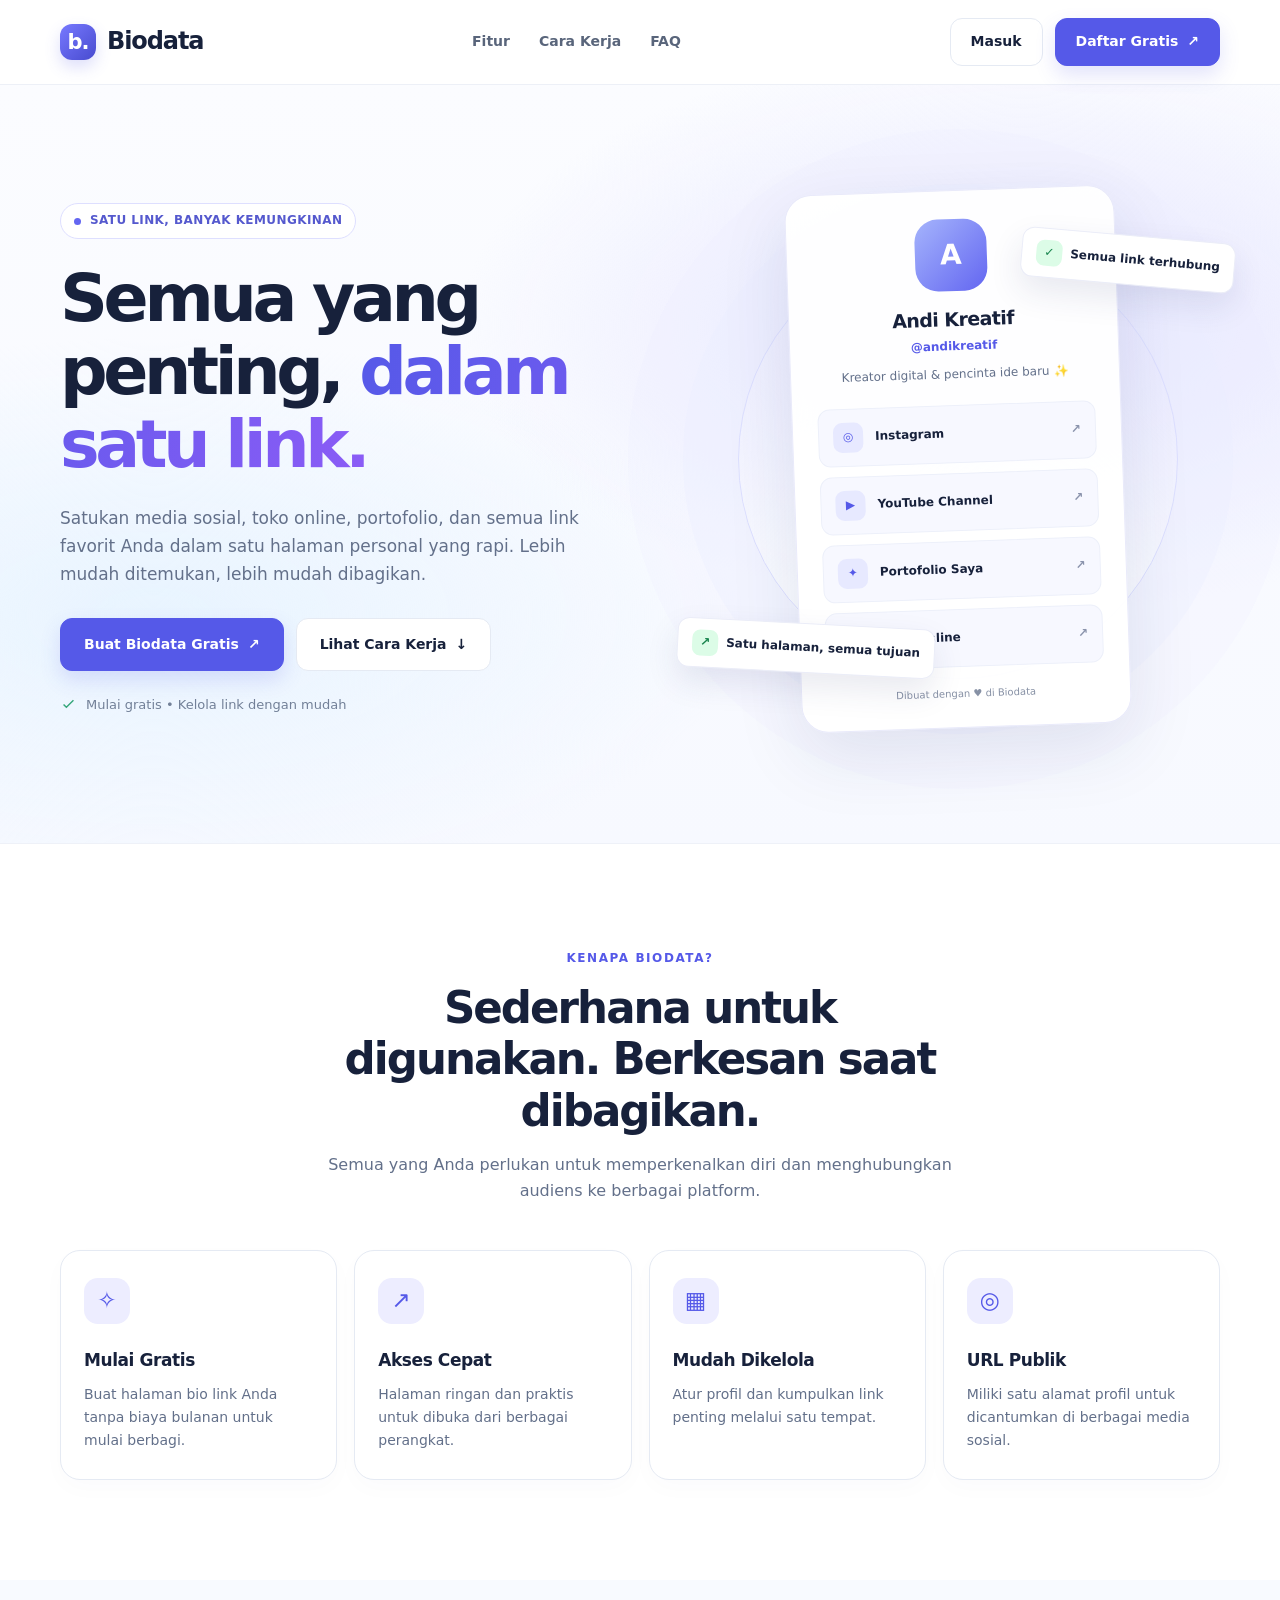
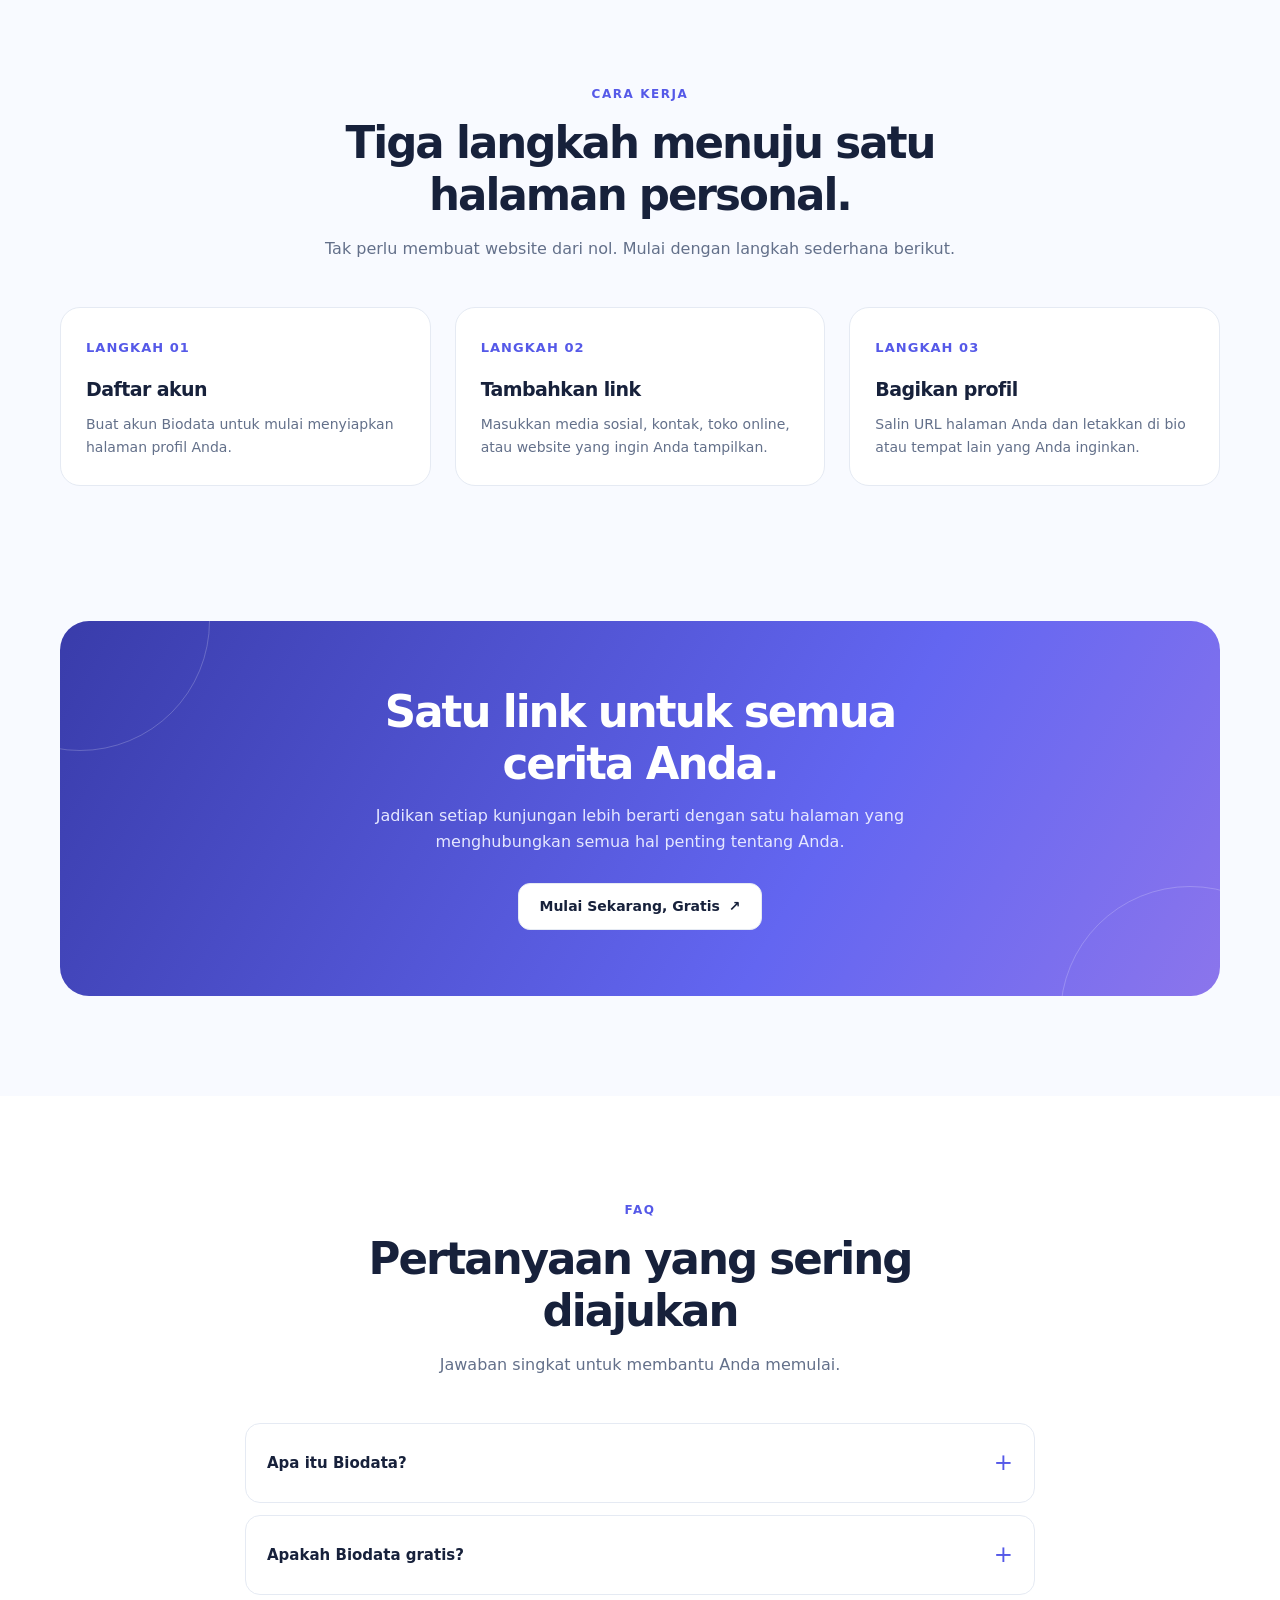
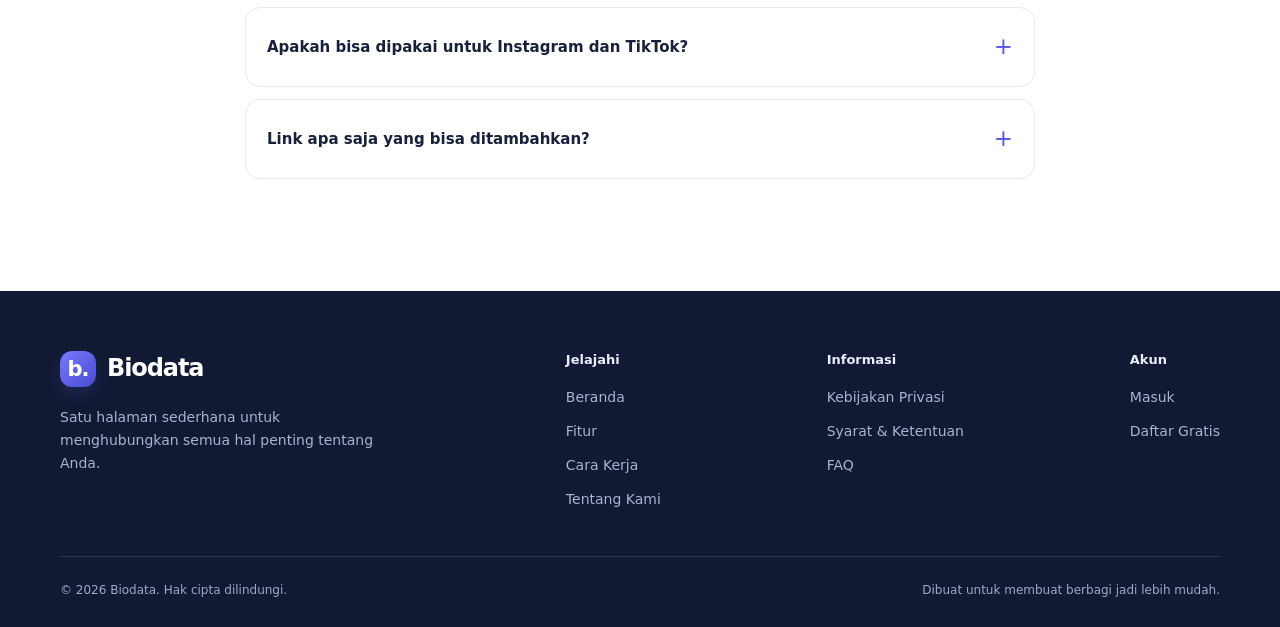
<file: index.html>
<!DOCTYPE html>
<html lang="id">
<head>
  <meta charset="UTF-8">
  <meta name="viewport" content="width=device-width, initial-scale=1">
  <meta name="theme-color" content="#f8fafc">
  <title>Biodata — Semua Link Anda dalam Satu Halaman</title>
  <meta name="description" content="Buat halaman bio link gratis untuk WhatsApp, Instagram, TikTok, YouTube, website, marketplace, dan media sosial lainnya dalam satu link.">
  <meta name="robots" content="index,follow">
  <link rel="canonical" href="https://biodata.top/">
  <link rel="icon" href="/assets/favicon.svg" type="image/svg+xml">
  <meta property="og:type" content="website">
  <meta property="og:title" content="Biodata — Semua Link Anda dalam Satu Halaman">
  <meta property="og:description" content="Bagikan semua link penting Anda melalui satu halaman bio link modern.">
  <meta property="og:url" content="https://biodata.top/">
  <meta property="og:image" content="https://biodata.top/assets/og-default.png">
  <meta name="twitter:card" content="summary_large_image">
  <meta name="twitter:title" content="Biodata — Semua Link Anda dalam Satu Halaman">
  <meta name="twitter:description" content="Bagikan semua link penting Anda melalui satu halaman bio link modern.">
  <meta name="twitter:image" content="https://biodata.top/assets/og-default.png">
  <script type="application/ld+json">{"@context":"https://schema.org","@type":"WebSite","name":"Biodata","url":"https://biodata.top/","description":"Semua link Anda dalam satu halaman."}</script>
  <style>
    :root{color-scheme:light;--ink:#17213b;--muted:#63708a;--line:#e5eaf3;--blue:#5559e8;--blue-dark:#4145c7;--surface:#fff;--bg:#f8faff;--shadow:0 24px 70px rgba(33,48,100,.10)}
    *,*::before,*::after{box-sizing:border-box}html{scroll-behavior:smooth}body{margin:0;font-family:Inter,ui-sans-serif,system-ui,-apple-system,BlinkMacSystemFont,"Segoe UI",sans-serif;color:var(--ink);background:var(--surface);line-height:1.65}a{color:inherit}button{font:inherit}.container{width:min(1160px,calc(100% - 40px));margin-inline:auto}.skip-link{position:absolute;top:-100px;left:16px;background:var(--ink);color:white;padding:10px 16px;z-index:20}.skip-link:focus{top:10px}:focus-visible{outline:3px solid #818cf8;outline-offset:4px}
    .site-header{position:relative;z-index:5;background:rgba(255,255,255,.94);border-bottom:1px solid #edf0f7}.nav-wrap{min-height:84px;display:flex;align-items:center;justify-content:space-between;gap:25px}.brand{display:inline-flex;align-items:center;gap:11px;text-decoration:none;font-size:24px;font-weight:850;letter-spacing:-1.1px}.brand-mark{display:grid;place-items:center;width:36px;height:36px;border-radius:12px;color:#fff;background:linear-gradient(135deg,#7779ff,#484bcf);box-shadow:0 7px 16px #5559e833;font-size:21px;font-weight:800}.nav-links,.nav-actions{display:flex;align-items:center;gap:29px}.nav-links a{text-decoration:none;color:#59657b;font-size:14px;font-weight:600}.nav-links a:hover,.footer-links a:hover{color:var(--blue)}.nav-actions{gap:12px}.btn{display:inline-flex;align-items:center;justify-content:center;gap:9px;min-height:46px;padding:11px 20px;border-radius:12px;border:1px solid var(--line);background:white;text-decoration:none;font-size:14px;font-weight:750;transition:transform .2s,background .2s,box-shadow .2s}.btn:hover{transform:translateY(-2px)}.btn-primary{background:var(--blue);color:#fff;border-color:var(--blue);box-shadow:0 9px 20px #5559e82b}.btn-primary:hover{background:var(--blue-dark)}.btn-light{background:#fff;color:var(--ink)}
    .hero-shell{overflow:hidden;background:radial-gradient(ellipse at 80% 32%,#e5e5ff 0,transparent 39%),radial-gradient(ellipse at 12% 70%,#e8f4ff 0,transparent 37%),linear-gradient(180deg,#fbfcff,#f7f9ff);border-bottom:1px solid #eef1f8}.hero{display:grid;grid-template-columns:1.04fr .96fr;align-items:center;gap:70px;padding:105px 0 115px}.eyebrow{display:inline-flex;align-items:center;gap:9px;padding:7px 13px;border:1px solid #dedfff;border-radius:999px;background:#fff;color:#5559ce;font-size:12px;font-weight:800;letter-spacing:.035em}.eyebrow .dot{width:7px;height:7px;background:#6366f1;border-radius:50%}.hero h1{font-size:clamp(42px,5.2vw,70px);line-height:1.095;letter-spacing:-.065em;margin:23px 0}.gradient-text{background:linear-gradient(100deg,#5559e8,#8b5cf6);-webkit-background-clip:text;background-clip:text;color:transparent}.hero-copy>p{max-width:540px;color:var(--muted);font-size:17px;margin:0 0 30px}.hero-actions{display:flex;flex-wrap:wrap;gap:12px}.hero-actions .btn{min-height:53px;padding-inline:23px}.hero-note{display:flex;align-items:center;gap:9px;margin-top:23px;color:#728098;font-size:13px}.hero-note svg{color:#35a67a}.preview-area{position:relative;display:grid;place-items:center;min-height:490px}.preview-area::before{content:"";position:absolute;width:440px;height:440px;max-width:100%;border:1px solid #dcdfff;border-radius:50%;box-shadow:0 0 0 55px #e9eaff50,0 0 0 110px #e9eaff30}.profile-preview{position:relative;width:min(330px,100%);padding:28px 25px 25px;border:1px solid #e9eafa;border-radius:27px;background:rgba(255,255,255,.97);box-shadow:var(--shadow);text-align:center;transform:rotate(-2deg)}.avatar{display:grid;place-items:center;width:72px;height:72px;margin:0 auto 13px;border-radius:23px;background:linear-gradient(135deg,#a5b4fc,#6366f1);color:#fff;font-size:28px;font-weight:850}.profile-preview h2{font-size:19px;letter-spacing:-.03em;margin:0}.handle{color:var(--blue);font-size:12px;font-weight:700;margin:2px 0 8px}.bio{color:var(--muted);font-size:12px;margin:0 0 20px}.mock-link{display:flex;align-items:center;gap:12px;width:100%;margin-top:10px;padding:13px 14px;background:#f7f8ff;border:1px solid #edf0fa;border-radius:12px;text-align:left;font-size:12px;font-weight:750}.mock-icon{display:grid;place-items:center;width:30px;height:30px;flex-shrink:0;border-radius:9px;background:#e7e9ff;color:var(--blue);font-weight:900}.mock-arrow{margin-left:auto;color:#8a93ac}.preview-foot{margin-top:19px;font-size:10px;color:#8791a5}.floating-pill{position:absolute;z-index:2;display:flex;align-items:center;gap:8px;padding:11px 14px;background:#fff;border:1px solid #ebedf8;border-radius:12px;box-shadow:0 14px 32px #2b35701a;font-size:12px;font-weight:800}.pill-top{top:45px;right:-15px;transform:rotate(5deg)}.pill-bottom{bottom:55px;left:-20px;transform:rotate(3deg)}.pill-symbol{display:grid;place-items:center;width:26px;height:26px;border-radius:8px;background:#dcfce7;color:#16834c}
    .section{padding:100px 0}.section-soft{background:var(--bg)}.section-heading{text-align:center;max-width:660px;margin:0 auto 45px}.kicker{color:var(--blue);font-size:12px;letter-spacing:.13em;font-weight:850;text-transform:uppercase}.section-heading h2,.cta-panel h2{font-size:clamp(30px,3.4vw,44px);line-height:1.18;letter-spacing:-.045em;margin:12px 0 15px}.section-heading p{color:var(--muted);margin:0}.features{display:grid;grid-template-columns:repeat(4,minmax(0,1fr));gap:17px}.feature-card{padding:27px 23px;border:1px solid var(--line);border-radius:20px;background:white;box-shadow:0 8px 24px #1b285005}.feature-icon{display:grid;place-items:center;width:46px;height:46px;border-radius:14px;background:#ededff;color:var(--blue);font-size:23px;margin-bottom:22px}.feature-card h3{font-size:17px;letter-spacing:-.025em;margin:0 0 9px}.feature-card p{color:var(--muted);font-size:14px;margin:0}.steps{display:grid;grid-template-columns:repeat(3,minmax(0,1fr));gap:24px}.step{position:relative;padding:26px 25px;background:#fff;border:1px solid var(--line);border-radius:20px}.step-num{font-size:13px;color:var(--blue);font-weight:850;letter-spacing:.08em}.step h3{font-size:19px;margin:13px 0 8px;letter-spacing:-.03em}.step p{font-size:14px;color:var(--muted);margin:0}.cta-section{padding:35px 0 100px}.cta-panel{position:relative;overflow:hidden;text-align:center;padding:66px 25px;border-radius:29px;background:linear-gradient(120deg,#393caa,#6366f1 65%,#8b75ec);color:#fff}.cta-panel::before,.cta-panel::after{content:"";position:absolute;width:260px;height:260px;border:1px solid #ffffff35;border-radius:50%;pointer-events:none}.cta-panel::before{left:-110px;top:-130px}.cta-panel::after{right:-100px;bottom:-150px}.cta-panel h2{margin:0 auto 13px;max-width:650px}.cta-panel p{color:#e5e7ff;max-width:560px;margin:0 auto 27px}.faq-wrap{max-width:790px;margin:auto}.faq-wrap details{background:#fff;border:1px solid var(--line);border-radius:15px;margin-bottom:12px;padding:0 21px}.faq-wrap summary{list-style:none;display:flex;justify-content:space-between;align-items:center;gap:20px;cursor:pointer;padding:20px 0;font-weight:750;font-size:15px}.faq-wrap summary::-webkit-details-marker{display:none}.faq-wrap summary::after{content:"+";font-size:23px;font-weight:400;color:var(--blue)}.faq-wrap details[open] summary::after{content:"−"}.faq-wrap details p{margin:0;padding:0 0 20px;color:var(--muted);font-size:14px}.site-footer{background:#111a32;color:#e8edff;padding:58px 0 26px}.footer-top{display:flex;justify-content:space-between;gap:35px;padding-bottom:45px}.footer-brand{max-width:340px}.footer-brand .brand{color:white}.footer-brand p{color:#a9b4d0;font-size:14px;margin:17px 0 0}.footer-menu h3{font-size:13px;margin:0 0 15px}.footer-links{display:flex;flex-direction:column;gap:11px}.footer-links a{color:#a9b4d0;text-decoration:none;font-size:14px}.footer-bottom{border-top:1px solid #ffffff20;padding-top:24px;color:#9daac8;font-size:12px;display:flex;justify-content:space-between;gap:15px}
    @media(max-width:1050px){.hero{gap:35px}.features{grid-template-columns:repeat(2,1fr)}.pill-top{right:0}.pill-bottom{left:0}}@media(max-width:760px){.container{width:min(100% - 32px,1160px)}.nav-wrap{min-height:73px}.nav-links{display:none}.nav-actions{gap:8px}.nav-actions .btn{padding:9px 12px;min-height:41px;font-size:12px}.brand{font-size:21px}.brand-mark{width:32px;height:32px}.hero{grid-template-columns:1fr;text-align:center;gap:45px;padding:70px 0 75px}.hero-copy>p{margin-inline:auto}.hero-actions,.hero-note{justify-content:center}.preview-area{min-height:420px}.preview-area::before{width:330px;height:330px;box-shadow:0 0 0 35px #e9eaff50}.profile-preview{width:min(310px,85%)}.pill-top{top:15px}.pill-bottom{bottom:20px}.section{padding:75px 0}.steps{grid-template-columns:1fr;gap:13px}.footer-top{flex-wrap:wrap}.footer-brand{width:100%;max-width:none}.footer-bottom{flex-direction:column}.cta-section{padding:15px 0 75px}}@media(max-width:480px){.features{grid-template-columns:1fr}.hero h1{font-size:43px}.hero-actions .btn{width:100%}.nav-actions .btn:first-child{border:0;padding-inline:5px}.floating-pill{font-size:10px;padding:8px}.preview-area{min-height:400px}.cta-panel{padding:52px 20px}}@media(prefers-reduced-motion:reduce){html{scroll-behavior:auto}*,*::before,*::after{transition:none!important;animation:none!important}}
  </style>
</head>
<body>
  <a class="skip-link" href="#main">Lewati ke konten</a>
  <header class="site-header"><div class="container nav-wrap">
    <a href="/" class="brand" aria-label="Biodata, beranda"><span class="brand-mark" aria-hidden="true">b.</span>Biodata</a>
    <nav class="nav-links" aria-label="Navigasi utama"><a href="#fitur">Fitur</a><a href="#cara-kerja">Cara Kerja</a><a href="#faq">FAQ</a></nav>
    <div class="nav-actions"><a href="/login.html" class="btn">Masuk</a><a href="/register.html" class="btn btn-primary">Daftar Gratis <span aria-hidden="true">↗</span></a></div>
  </div></header>
  <main id="main">
    <div class="hero-shell"><section class="container hero" aria-labelledby="hero-title">
      <div class="hero-copy"><span class="eyebrow"><span class="dot"></span>SATU LINK, BANYAK KEMUNGKINAN</span><h1 id="hero-title">Semua yang penting, <span class="gradient-text">dalam satu link.</span></h1><p>Satukan media sosial, toko online, portofolio, dan semua link favorit Anda dalam satu halaman personal yang rapi. Lebih mudah ditemukan, lebih mudah dibagikan.</p><div class="hero-actions"><a href="/register.html" class="btn btn-primary">Buat Biodata Gratis <span aria-hidden="true">↗</span></a><a href="#cara-kerja" class="btn">Lihat Cara Kerja <span aria-hidden="true">↓</span></a></div><div class="hero-note"><svg width="17" height="17" viewBox="0 0 24 24" fill="none" stroke="currentColor" stroke-width="2" aria-hidden="true"><path d="m5 12 4 4L19 6"/></svg>Mulai gratis • Kelola link dengan mudah</div></div>
      <div class="preview-area" aria-label="Ilustrasi contoh halaman profil Biodata"><div class="floating-pill pill-top"><span class="pill-symbol">✓</span> Semua link terhubung</div><div class="profile-preview"><div class="avatar" aria-hidden="true">A</div><h2>Andi Kreatif</h2><div class="handle">@andikreatif</div><p class="bio">Kreator digital & pencinta ide baru ✨</p><div class="mock-link"><span class="mock-icon">◎</span> Instagram <span class="mock-arrow">↗</span></div><div class="mock-link"><span class="mock-icon">▶</span> YouTube Channel <span class="mock-arrow">↗</span></div><div class="mock-link"><span class="mock-icon">✦</span> Portofolio Saya <span class="mock-arrow">↗</span></div><div class="mock-link"><span class="mock-icon">▣</span> Toko Online <span class="mock-arrow">↗</span></div><div class="preview-foot">Dibuat dengan ♥ di Biodata</div></div><div class="floating-pill pill-bottom"><span class="pill-symbol">↗</span> Satu halaman, semua tujuan</div></div>
    </section></div>
    <section id="fitur" class="section" aria-labelledby="fitur-title"><div class="container"><div class="section-heading"><span class="kicker">KENAPA BIODATA?</span><h2 id="fitur-title">Sederhana untuk digunakan. Berkesan saat dibagikan.</h2><p>Semua yang Anda perlukan untuk memperkenalkan diri dan menghubungkan audiens ke berbagai platform.</p></div><div class="features"><article class="feature-card"><div class="feature-icon" aria-hidden="true">✧</div><h3>Mulai Gratis</h3><p>Buat halaman bio link Anda tanpa biaya bulanan untuk mulai berbagi.</p></article><article class="feature-card"><div class="feature-icon" aria-hidden="true">↗</div><h3>Akses Cepat</h3><p>Halaman ringan dan praktis untuk dibuka dari berbagai perangkat.</p></article><article class="feature-card"><div class="feature-icon" aria-hidden="true">▦</div><h3>Mudah Dikelola</h3><p>Atur profil dan kumpulkan link penting melalui satu tempat.</p></article><article class="feature-card"><div class="feature-icon" aria-hidden="true">◎</div><h3>URL Publik</h3><p>Miliki satu alamat profil untuk dicantumkan di berbagai media sosial.</p></article></div></div></section>
    <section id="cara-kerja" class="section section-soft" aria-labelledby="steps-title"><div class="container"><div class="section-heading"><span class="kicker">CARA KERJA</span><h2 id="steps-title">Tiga langkah menuju satu halaman personal.</h2><p>Tak perlu membuat website dari nol. Mulai dengan langkah sederhana berikut.</p></div><div class="steps"><article class="step"><span class="step-num">LANGKAH 01</span><h3>Daftar akun</h3><p>Buat akun Biodata untuk mulai menyiapkan halaman profil Anda.</p></article><article class="step"><span class="step-num">LANGKAH 02</span><h3>Tambahkan link</h3><p>Masukkan media sosial, kontak, toko online, atau website yang ingin Anda tampilkan.</p></article><article class="step"><span class="step-num">LANGKAH 03</span><h3>Bagikan profil</h3><p>Salin URL halaman Anda dan letakkan di bio atau tempat lain yang Anda inginkan.</p></article></div></div></section>
    <section class="cta-section section-soft" aria-labelledby="cta-title"><div class="container"><div class="cta-panel"><h2 id="cta-title">Satu link untuk semua cerita Anda.</h2><p>Jadikan setiap kunjungan lebih berarti dengan satu halaman yang menghubungkan semua hal penting tentang Anda.</p><a class="btn btn-light" href="/register.html">Mulai Sekarang, Gratis <span aria-hidden="true">↗</span></a></div></div></section>
    <section id="faq" class="section" aria-labelledby="faq-title"><div class="container"><div class="section-heading"><span class="kicker">FAQ</span><h2 id="faq-title">Pertanyaan yang sering diajukan</h2><p>Jawaban singkat untuk membantu Anda memulai.</p></div><div class="faq-wrap"><details><summary>Apa itu Biodata?</summary><p>Biodata adalah layanan bio link yang menggabungkan berbagai tautan penting Anda ke dalam satu halaman publik yang mudah dibagikan.</p></details><details><summary>Apakah Biodata gratis?</summary><p>Ya. Anda dapat mulai membuat dan mengelola halaman bio link secara gratis.</p></details><details><summary>Apakah bisa dipakai untuk Instagram dan TikTok?</summary><p>Bisa. Salin URL halaman Biodata Anda lalu tempatkan pada bagian bio di platform yang mendukung tautan.</p></details><details><summary>Link apa saja yang bisa ditambahkan?</summary><p>Anda dapat menambahkan tautan ke media sosial, website, portofolio, toko online, dan berbagai halaman publik lainnya.</p></details></div></div></section>
  </main>
  <footer class="site-footer"><div class="container"><div class="footer-top"><div class="footer-brand"><a href="/" class="brand"><span class="brand-mark" aria-hidden="true">b.</span>Biodata</a><p>Satu halaman sederhana untuk menghubungkan semua hal penting tentang Anda.</p></div><nav class="footer-menu" aria-label="Navigasi footer"><h3>Jelajahi</h3><div class="footer-links"><a href="/">Beranda</a><a href="#fitur">Fitur</a><a href="#cara-kerja">Cara Kerja</a><a href="/about.html">Tentang Kami</a></div></nav><nav class="footer-menu" aria-label="Informasi dan kebijakan"><h3>Informasi</h3><div class="footer-links"><a href="/privacy.html">Kebijakan Privasi</a><a href="/terms.html">Syarat &amp; Ketentuan</a><a href="#faq">FAQ</a></div></nav><nav class="footer-menu" aria-label="Akun"><h3>Akun</h3><div class="footer-links"><a href="/login.html">Masuk</a><a href="/register.html">Daftar Gratis</a></div></nav></div><div class="footer-bottom"><span>© 2026 Biodata. Hak cipta dilindungi.</span><span>Dibuat untuk membuat berbagi jadi lebih mudah.</span></div></div></footer>
</body>
</html>
</file>
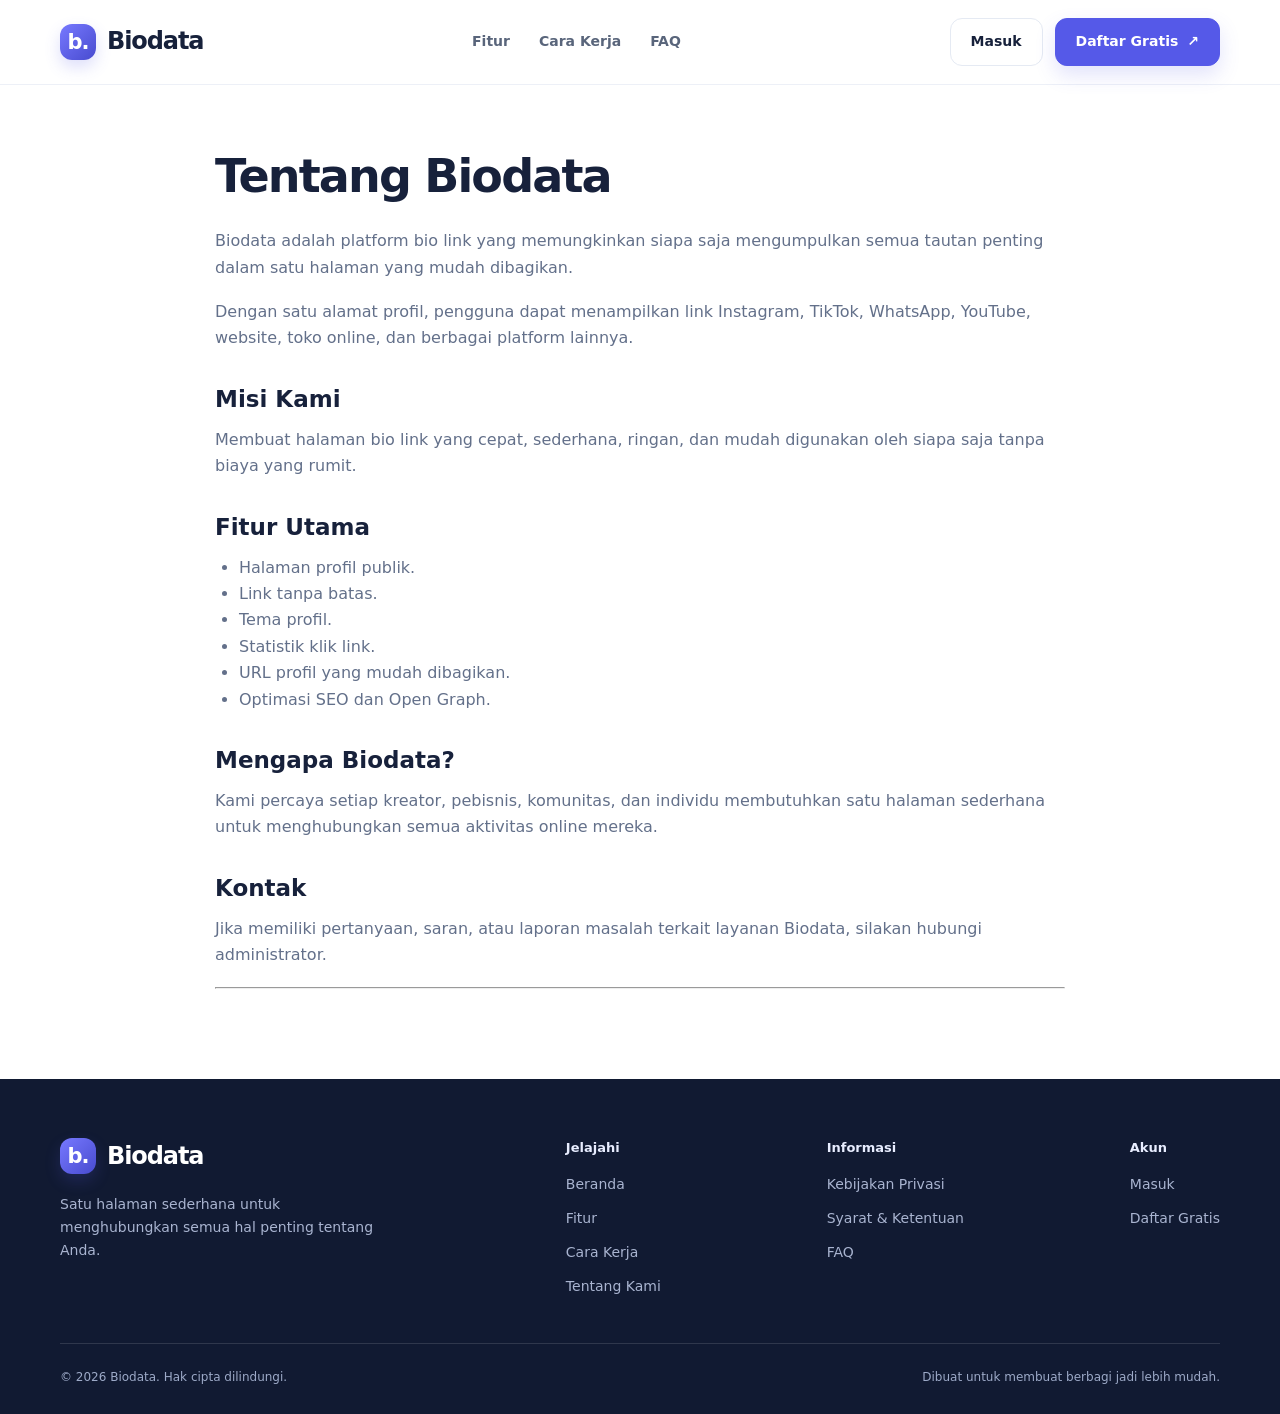
<file: about.html>
<!DOCTYPE html>
<html lang="id">

  <head>
    <meta charset="UTF-8">
    <meta name="viewport" content="width=device-width,initial-scale=1">
    <title>Tentang Biodata</title>
    <meta name="description" content="Biodata adalah platform bio link sederhana untuk menyimpan semua link penting dalam satu halaman.">
    <meta name="robots" content="index,follow">
    <link rel="canonical" href="https://biodata.top/about.html">
    <link rel="stylesheet" href="/css/pages.css">
  </head>

  <body>
    <div id="site-header"></div>
    <main id="main" class="page-content">
      <h1>Tentang Biodata</h1>
      <p>Biodata adalah platform bio link yang memungkinkan siapa saja mengumpulkan semua tautan penting dalam satu halaman yang mudah dibagikan.</p>
      <p>Dengan satu alamat profil, pengguna dapat menampilkan link Instagram, TikTok, WhatsApp, YouTube, website, toko online, dan berbagai platform lainnya.</p>
      <h2>Misi Kami</h2>
      <p>Membuat halaman bio link yang cepat, sederhana, ringan, dan mudah digunakan oleh siapa saja tanpa biaya yang rumit.</p>
      <h2>Fitur Utama</h2>
      <ul>
        <li>Halaman profil publik.</li>
        <li>Link tanpa batas.</li>
        <li>Tema profil.</li>
        <li>Statistik klik link.</li>
        <li>URL profil yang mudah dibagikan.</li>
        <li>Optimasi SEO dan Open Graph.</li>
      </ul>
      <h2>Mengapa Biodata?</h2>
      <p>Kami percaya setiap kreator, pebisnis, komunitas, dan individu membutuhkan satu halaman sederhana untuk menghubungkan semua aktivitas online mereka.</p>
      <h2>Kontak</h2>
      <p>Jika memiliki pertanyaan, saran, atau laporan masalah terkait layanan Biodata, silakan hubungi administrator.</p>
      <hr>
     
    </main>
       <div id="site-footer"></div>
    <script src="/components/include.js"></script>
  </body>

</html>
</file>
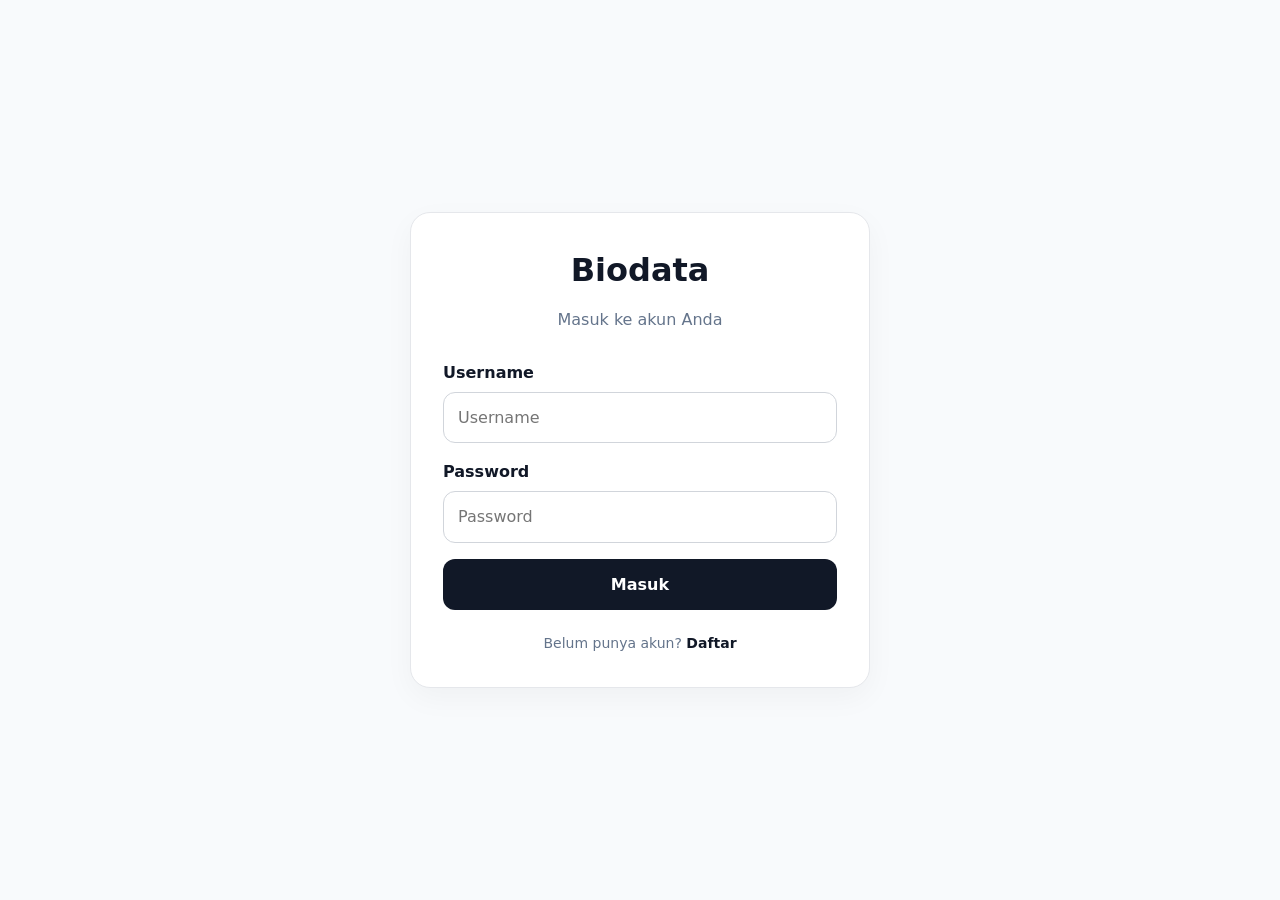
<file: login.html>
<!DOCTYPE html>

<html lang="id">
<head>

<meta charset="UTF-8">
<meta name="viewport" content="width=device-width,initial-scale=1">

<title>Login - Biodata</title>

<meta
name="description"
content="Masuk ke akun Biodata untuk mengelola profil dan link Anda.">

<meta
name="robots"
content="noindex,nofollow">

<link
rel="canonical"
href="/login.html">

<link
rel="icon"
href="/assets/favicon.svg">

<meta
property="og:title"
content="Login - Biodata">

<meta
property="og:description"
content="Masuk ke akun Biodata">

<meta
property="og:type"
content="website">

<link
rel="stylesheet"
href="/css/style.css">

<link
rel="stylesheet"
href="/css/auth.css">

<script>
if(localStorage.getItem("token")){
location.href="/dashboard.html";
}
</script>

</head>

<body class="auth-page">

<div class="auth-card">

<div class="auth-logo">
Biodata
</div>

<p class="auth-subtitle">
Masuk ke akun Anda
</p>

<form id="loginForm">

<div class="form-group">

<label>
Username
</label>

<input
type="text"
id="username"
required
autocomplete="username"
placeholder="Username">

</div>

<div class="form-group">

<label>
Password
</label>

<input
type="password"
id="password"
required
autocomplete="current-password"
placeholder="Password">

</div>

<button
type="submit"
class="btn btn-primary btn-block">

Masuk

</button>

</form>

<div
id="message"
class="message">
</div>

<div class="auth-footer">

Belum punya akun?

<a href="/register.html">
Daftar
</a>

</div>

</div>

<script src="/js/api-config.js"></script>
<script src="/js/api.js"></script>

<script src="/js/auth.js"></script>

<script src="/js/login.js"></script>

</body>
</html>
</file>
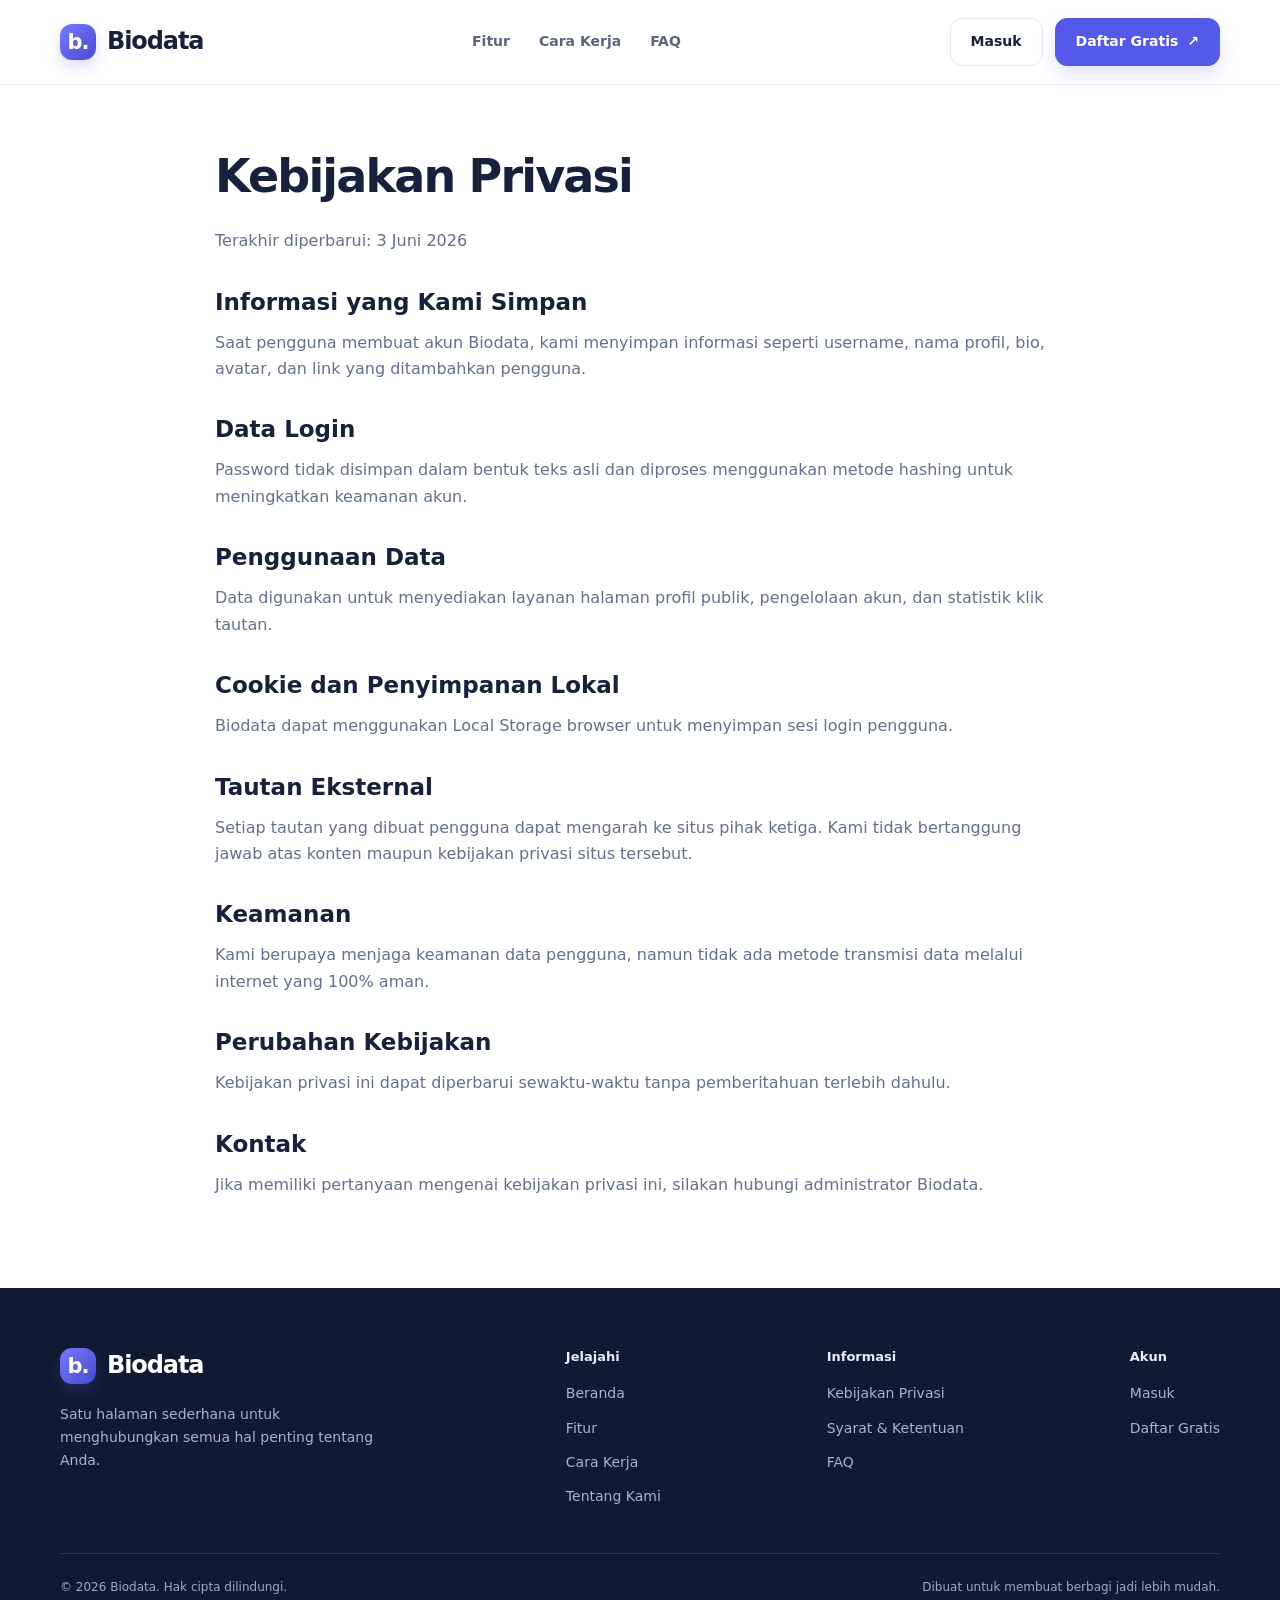
<file: privacy.html>
<!DOCTYPE html>
<html lang="id">

  <head>
    <meta charset="UTF-8">
    <meta name="viewport" content="width=device-width,initial-scale=1">
    <title>Kebijakan Privasi | Biodata</title>
    <meta name="description" content="Kebijakan Privasi Biodata">
    <meta name="robots" content="index,follow">
    <link rel="canonical" href="https://biodata.top/privacy">
     <link rel="stylesheet" href="/css/pages.css">
  </head>

  <body>
    <div id="site-header"></div>
    <main id="main" class="page-content">
      <h1>Kebijakan Privasi</h1>
      <p>Terakhir diperbarui: 3 Juni 2026</p>
      <h2>Informasi yang Kami Simpan</h2>
      <p>Saat pengguna membuat akun Biodata, kami menyimpan informasi seperti username, nama profil, bio, avatar, dan link yang ditambahkan pengguna.</p>
      <h2>Data Login</h2>
      <p>Password tidak disimpan dalam bentuk teks asli dan diproses menggunakan metode hashing untuk meningkatkan keamanan akun.</p>
      <h2>Penggunaan Data</h2>
      <p>Data digunakan untuk menyediakan layanan halaman profil publik, pengelolaan akun, dan statistik klik tautan.</p>
      <h2>Cookie dan Penyimpanan Lokal</h2>
      <p>Biodata dapat menggunakan Local Storage browser untuk menyimpan sesi login pengguna.</p>
      <h2>Tautan Eksternal</h2>
      <p>Setiap tautan yang dibuat pengguna dapat mengarah ke situs pihak ketiga. Kami tidak bertanggung jawab atas konten maupun kebijakan privasi situs tersebut.</p>
      <h2>Keamanan</h2>
      <p>Kami berupaya menjaga keamanan data pengguna, namun tidak ada metode transmisi data melalui internet yang 100% aman.</p>
      <h2>Perubahan Kebijakan</h2>
      <p>Kebijakan privasi ini dapat diperbarui sewaktu-waktu tanpa pemberitahuan terlebih dahulu.</p>
      <h2>Kontak</h2>
      <p>Jika memiliki pertanyaan mengenai kebijakan privasi ini, silakan hubungi administrator Biodata.</p>
    </main>
    <div id="site-footer"></div>
    <script src="/components/include.js"></script>
  </body>

</html>
</file>
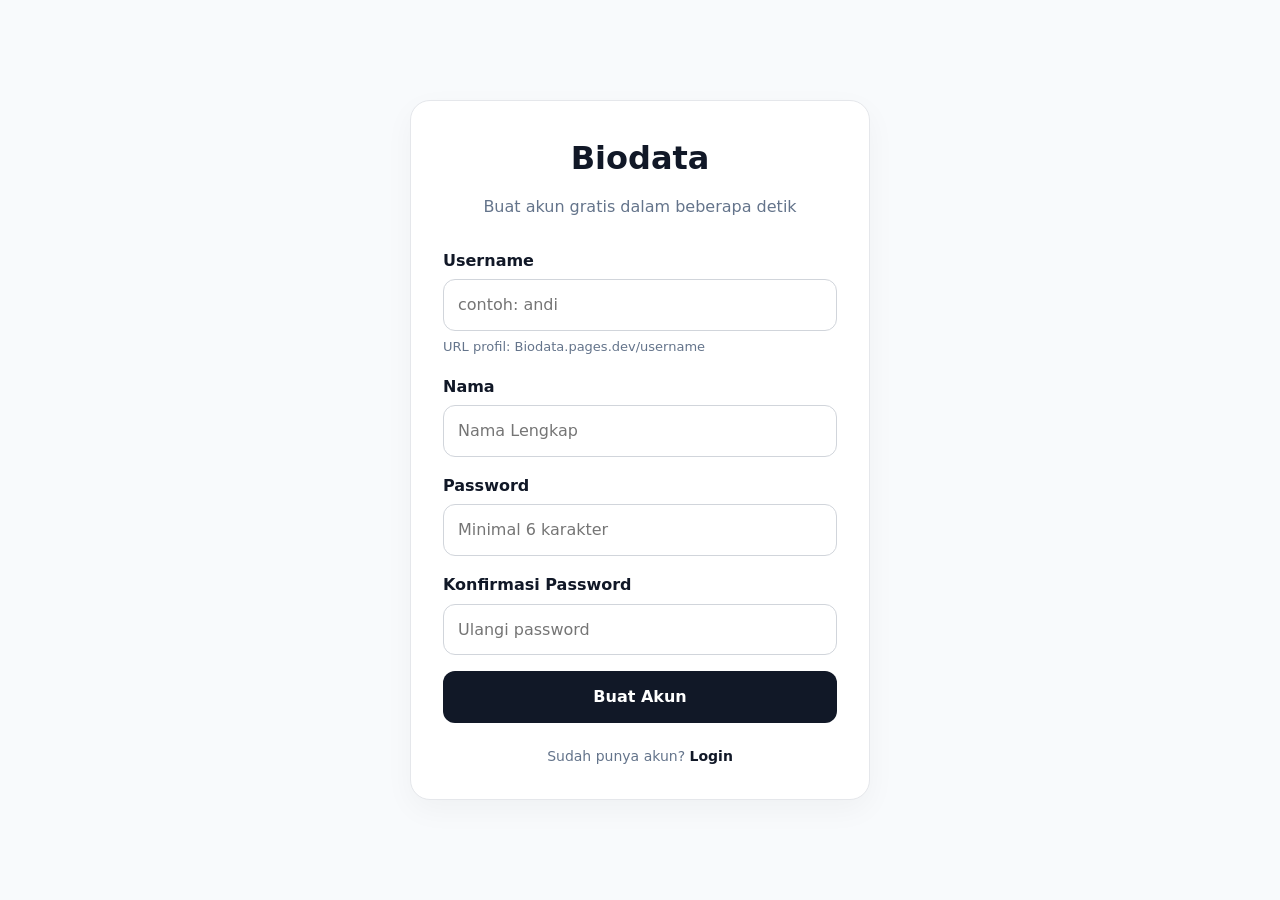
<file: register.html>
<!DOCTYPE html>

<html lang="id">
<head>

<meta charset="UTF-8">
<meta name="viewport" content="width=device-width,initial-scale=1">

<title>Daftar - Biodata</title>

<meta
name="description"
content="Buat akun Biodata gratis dan bagikan semua link Anda dalam satu halaman.">

<meta
name="robots"
content="noindex,nofollow">

<link
rel="canonical"
href="/register.html">

<link
rel="icon"
href="/assets/favicon.svg">

<meta
property="og:title"
content="Daftar - Biodata">

<meta
property="og:description"
content="Buat akun Biodata gratis">

<meta
property="og:type"
content="website">

<link
rel="stylesheet"
href="/css/style.css">

<link
rel="stylesheet"
href="/css/auth.css">

<script>
if(localStorage.getItem("token")){
location.href="/dashboard.html";
}
</script>

</head>

<body class="auth-page">

<div class="auth-card">

<div class="auth-logo">
Biodata
</div>

<p class="auth-subtitle">
Buat akun gratis dalam beberapa detik
</p>

<form id="registerForm">

<div class="form-group">

<label>
Username
</label>

<input
type="text"
id="username"
required
minlength="3"
maxlength="20"
autocomplete="username"
placeholder="contoh: andi">

<small>
URL profil:
Biodata.pages.dev/username
</small>

</div>

<div class="form-group">

<label>
Nama
</label>

<input
type="text"
id="name"
required
maxlength="100"
autocomplete="name"
placeholder="Nama Lengkap">

</div>

<div class="form-group">

<label>
Password
</label>

<input
type="password"
id="password"
required
minlength="6"
autocomplete="new-password"
placeholder="Minimal 6 karakter">

</div>

<div class="form-group">

<label>
Konfirmasi Password
</label>

<input
type="password"
id="confirm-password"
required
autocomplete="new-password"
placeholder="Ulangi password">

</div>

<button
type="submit"
class="btn btn-primary btn-block">

Buat Akun

</button>

</form>

<div
id="message"
class="message">
</div>

<div class="auth-footer">

Sudah punya akun?

<a href="/login.html">
Login
</a>

</div>

</div>

<script src="/js/api-config.js"></script>
<script src="/js/api.js"></script>

<script src="/js/auth.js"></script>

<script src="/js/register.js"></script>

</body>
</html>
</file>
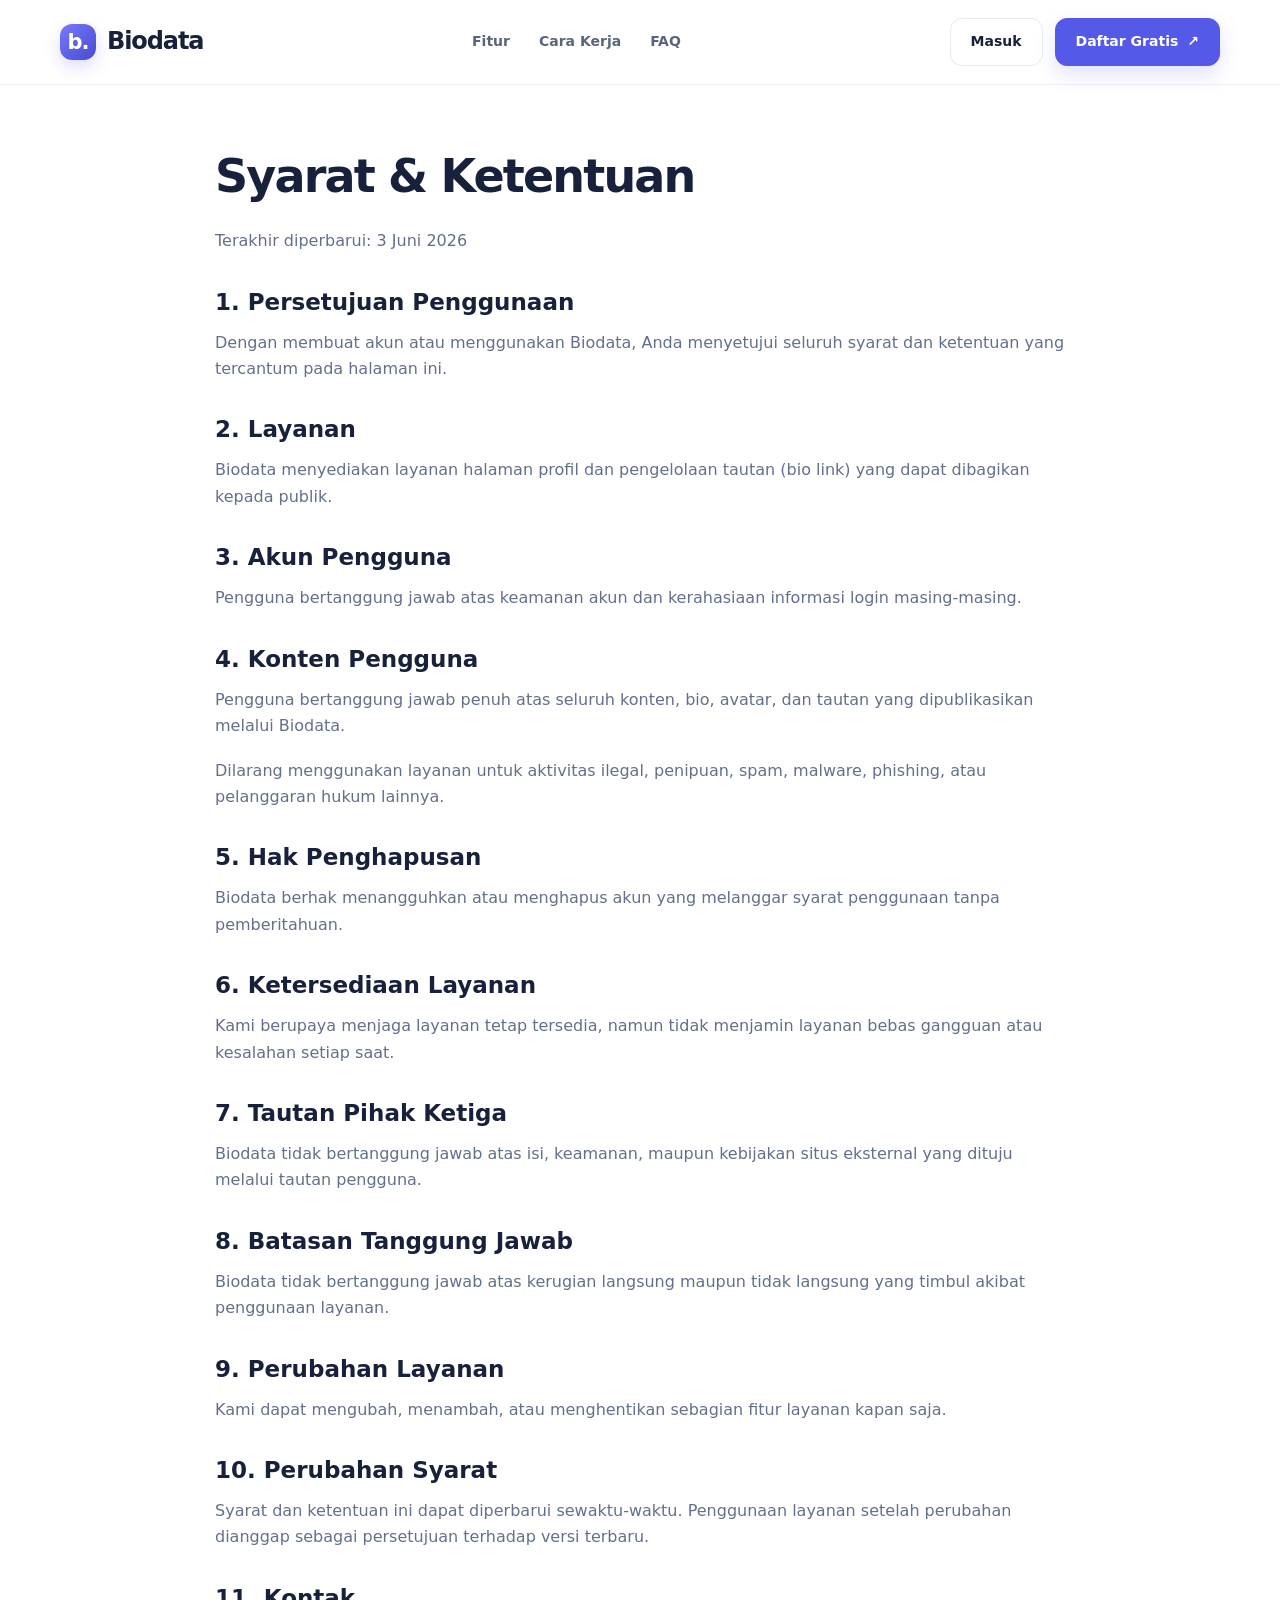
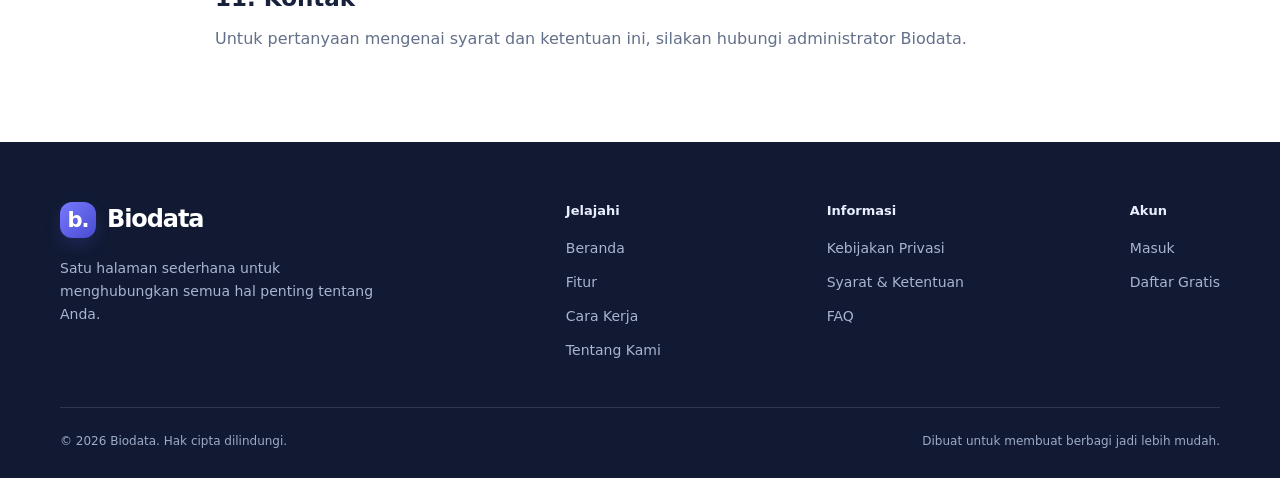
<file: terms.html>
<!DOCTYPE html>
<html lang="id">

  <head>
    <meta charset="UTF-8">
    <meta name="viewport" content="width=device-width,initial-scale=1">
    <title>Syarat & Ketentuan | Biodata</title>
    <meta name="description" content="Syarat dan Ketentuan penggunaan Biodata">
    <meta name="robots" content="index,follow">
    <link rel="canonical" href="https://biodata.top/terms.html">
     <link rel="stylesheet" href="/css/pages.css">
  </head>

  <body>
    <div id="site-header"></div>
    <main id="main" class="page-content">
      <h1>Syarat & Ketentuan</h1>
      <p>Terakhir diperbarui: 3 Juni 2026</p>
      <h2>1. Persetujuan Penggunaan</h2>
      <p>Dengan membuat akun atau menggunakan Biodata, Anda menyetujui seluruh syarat dan ketentuan yang tercantum pada halaman ini.</p>
      <h2>2. Layanan</h2>
      <p>Biodata menyediakan layanan halaman profil dan pengelolaan tautan (bio link) yang dapat dibagikan kepada publik.</p>
      <h2>3. Akun Pengguna</h2>
      <p>Pengguna bertanggung jawab atas keamanan akun dan kerahasiaan informasi login masing-masing.</p>
      <h2>4. Konten Pengguna</h2>
      <p>Pengguna bertanggung jawab penuh atas seluruh konten, bio, avatar, dan tautan yang dipublikasikan melalui Biodata.</p>
      <p>Dilarang menggunakan layanan untuk aktivitas ilegal, penipuan, spam, malware, phishing, atau pelanggaran hukum lainnya.</p>
      <h2>5. Hak Penghapusan</h2>
      <p>Biodata berhak menangguhkan atau menghapus akun yang melanggar syarat penggunaan tanpa pemberitahuan.</p>
      <h2>6. Ketersediaan Layanan</h2>
      <p>Kami berupaya menjaga layanan tetap tersedia, namun tidak menjamin layanan bebas gangguan atau kesalahan setiap saat.</p>
      <h2>7. Tautan Pihak Ketiga</h2>
      <p>Biodata tidak bertanggung jawab atas isi, keamanan, maupun kebijakan situs eksternal yang dituju melalui tautan pengguna.</p>
      <h2>8. Batasan Tanggung Jawab</h2>
      <p>Biodata tidak bertanggung jawab atas kerugian langsung maupun tidak langsung yang timbul akibat penggunaan layanan.</p>
      <h2>9. Perubahan Layanan</h2>
      <p>Kami dapat mengubah, menambah, atau menghentikan sebagian fitur layanan kapan saja.</p>
      <h2>10. Perubahan Syarat</h2>
      <p>Syarat dan ketentuan ini dapat diperbarui sewaktu-waktu. Penggunaan layanan setelah perubahan dianggap sebagai persetujuan terhadap versi terbaru.</p>
      <h2>11. Kontak</h2>
      <p>Untuk pertanyaan mengenai syarat dan ketentuan ini, silakan hubungi administrator Biodata.</p>
    </main>
         <div id="site-footer"></div>
    <script src="/components/include.js"></script>
  </body>

</html>
</file>
<file: css/pages.css>
:root{color-scheme:light;--ink:#17213b;--muted:#63708a;--line:#e5eaf3;--blue:#5559e8;--blue-dark:#4145c7;--surface:#fff;--bg:#f8faff;--shadow:0 24px 70px rgba(33,48,100,.10)}
*,*::before,*::after{box-sizing:border-box}
html{scroll-behavior:smooth}
body{margin:0;font-family:Inter,ui-sans-serif,system-ui,-apple-system,BlinkMacSystemFont,"Segoe UI",sans-serif;color:var(--ink);background:var(--surface);line-height:1.65}
a{color:inherit}
button{font:inherit}
.container{width:min(1160px,calc(100% - 40px));margin-inline:auto}
.skip-link{position:absolute;top:-100px;left:16px;background:var(--ink);color:white;padding:10px 16px;z-index:20}
.skip-link:focus{top:10px}
:focus-visible{outline:3px solid #818cf8;outline-offset:4px}
.site-header{position:relative;z-index:5;background:rgba(255,255,255,.94);border-bottom:1px solid #edf0f7}
.nav-wrap{min-height:84px;display:flex;align-items:center;justify-content:space-between;gap:25px}
.brand{display:inline-flex;align-items:center;gap:11px;text-decoration:none;font-size:24px;font-weight:850;letter-spacing:-1.1px}
.brand-mark{display:grid;place-items:center;width:36px;height:36px;border-radius:12px;color:#fff;background:linear-gradient(135deg,#7779ff,#484bcf);box-shadow:0 7px 16px #5559e833;font-size:21px;font-weight:800}
.nav-links,.nav-actions{display:flex;align-items:center;gap:29px}
.nav-links a{text-decoration:none;color:#59657b;font-size:14px;font-weight:600}
.nav-links a:hover,.footer-links a:hover{color:var(--blue)}
.nav-actions{gap:12px}
.btn{display:inline-flex;align-items:center;justify-content:center;gap:9px;min-height:46px;padding:11px 20px;border-radius:12px;border:1px solid var(--line);background:white;text-decoration:none;font-size:14px;font-weight:750;transition:transform .2s,background .2s,box-shadow .2s}
.btn:hover{transform:translateY(-2px)}
.btn-primary{background:var(--blue);color:#fff;border-color:var(--blue);box-shadow:0 9px 20px #5559e82b}
.btn-primary:hover{background:var(--blue-dark)}
.site-footer{background:#111a32;color:#e8edff;padding:58px 0 26px}
.footer-top{display:flex;justify-content:space-between;gap:35px;padding-bottom:45px}
.footer-brand{max-width:340px}
.footer-brand .brand{color:white}
.footer-brand p{color:#a9b4d0;font-size:14px;margin:17px 0 0}
.footer-menu h3{font-size:13px;margin:0 0 15px}
.footer-links{display:flex;flex-direction:column;gap:11px}
.footer-links a{color:#a9b4d0;text-decoration:none;font-size:14px}
.footer-bottom{border-top:1px solid #ffffff20;padding-top:24px;color:#9daac8;font-size:12px;display:flex;justify-content:space-between;gap:15px}
@media (max-width:760px){.container{width:min(100% - 32px,1160px)}.nav-wrap{min-height:73px}.nav-links{display:none}.nav-actions{gap:8px}.nav-actions .btn{padding:9px 12px;min-height:41px;font-size:12px}.brand{font-size:21px}.brand-mark{width:32px;height:32px}.footer-top{flex-wrap:wrap}.footer-brand{width:100%;max-width:none}.footer-bottom{flex-direction:column}}
@media (max-width:480px){.nav-actions .btn:first-child{border:0;padding-inline:5px}}
@media (prefers-reduced-motion:reduce){html{scroll-behavior:auto}*,*::before,*::after{transition:none!important;animation:none!important}}
/* Konten khusus halaman informasi */
.page-content{width:min(850px,calc(100% - 40px));margin:64px auto 90px;min-height:50vh}
.page-content h1{font-size:clamp(32px,5vw,46px);letter-spacing:-.04em;line-height:1.2;margin:0 0 24px}
.page-content h2{font-size:23px;line-height:1.35;margin:32px 0 12px}
.page-content p,.page-content ul,.page-content ol{color:var(--muted);margin:0 0 18px}
.page-content ul,.page-content ol{padding-left:24px}
.page-content a{color:var(--blue)}
@media(max-width:760px){.page-content{width:calc(100% - 32px);margin:40px auto 64px}}
</file>
<file: css/style.css>
/* =========================
   RESET
========================= */

*{
margin:0;
padding:0;
box-sizing:border-box
}

html{
scroll-behavior:smooth
}

body{
font-family:Inter,system-ui,-apple-system,BlinkMacSystemFont,"Segoe UI",sans-serif;
line-height:1.6;
color:#111827;
background:#ffffff;
-webkit-font-smoothing:antialiased;
text-rendering:optimizeLegibility
}

img{
max-width:100%;
display:block
}

a{
color:inherit;
text-decoration:none
}

button,
input,
textarea,
select{
font:inherit
}

/* =========================
   CONTAINER
========================= */

.container{
width:100%;
max-width:1200px;
margin:0 auto;
padding:0 20px
}

/* =========================
   BUTTONS
========================= */

.btn{
display:inline-flex;
align-items:center;
justify-content:center;
gap:8px;
padding:12px 20px;
border-radius:12px;
border:1px solid transparent;
font-weight:600;
cursor:pointer;
transition:.2s
}

.btn:hover{
transform:translateY(-1px)
}

.btn-primary{
background:#111827;
color:#fff
}

.btn-primary:hover{
opacity:.95
}

.btn-secondary{
background:#fff;
border-color:#e5e7eb;
color:#111827
}

.btn-secondary:hover{
background:#f8fafc
}

.btn-block{
width:100%
}

/* =========================
   FORM
========================= */

.form-group{
margin-bottom:16px
}

.form-group label{
display:block;
margin-bottom:6px;
font-weight:600
}

.form-group small{
display:block;
margin-top:6px;
font-size:13px;
color:#64748b
}

input,
textarea,
select{
width:100%;
padding:12px 14px;
border:1px solid #d1d5db;
border-radius:12px;
background:#fff
}

input:focus,
textarea:focus,
select:focus{
outline:none;
border-color:#111827
}

textarea{
resize:vertical
}

/* =========================
   CARD
========================= */

.card{
background:#fff;
border:1px solid #e5e7eb;
border-radius:16px
}

/* =========================
   TYPOGRAPHY
========================= */

.section-title{
font-size:24px;
font-weight:700;
margin-bottom:16px
}

.text-center{
text-align:center
}

/* =========================
   UTILITIES
========================= */

.hidden{
display:none
}

.mt-1{
margin-top:10px
}

.mt-2{
margin-top:20px
}

.mt-3{
margin-top:30px
}

.mb-1{
margin-bottom:10px
}

.mb-2{
margin-bottom:20px
}

.mb-3{
margin-bottom:30px
}

/* =========================
   HEADER
========================= */

.site-header{
border-bottom:1px solid #e5e7eb;
background:#fff
}

.header-inner{
display:flex;
align-items:center;
justify-content:space-between;
min-height:72px;
gap:20px
}

.logo{
font-size:24px;
font-weight:800
}

.header-actions{
display:flex;
align-items:center;
gap:10px
}

/* =========================
   FOOTER
========================= */

.site-footer{
border-top:1px solid #e5e7eb;
padding:30px 0;
margin-top:60px;
text-align:center;
color:#64748b
}

/* =========================
   MOBILE
========================= */

@media(max-width:768px){

.container{
padding:0 16px
}

.header-inner{
flex-direction:column;
justify-content:center;
padding:16px 0
}

.header-actions{
width:100%
}

.header-actions .btn{
flex:1
}

.section-title{
font-size:22px
}

}
</file>
<file: css/auth.css>
/* =========================
   AUTH PAGE
========================= */

.auth-page{
min-height:100vh;
display:flex;
align-items:center;
justify-content:center;
padding:24px;
background:#f8fafc
}

/* =========================
   CARD
========================= */

.auth-card{
width:100%;
max-width:460px;
background:#fff;
border:1px solid #e5e7eb;
border-radius:20px;
padding:32px;
box-shadow:
0 10px 30px rgba(0,0,0,.04)
}

.auth-logo{
text-align:center;
font-size:32px;
font-weight:800;
margin-bottom:10px
}

.auth-subtitle{
text-align:center;
color:#64748b;
margin-bottom:28px
}

/* =========================
   FORM
========================= */

.auth-form{
display:flex;
flex-direction:column;
gap:16px
}

.auth-form button{
width:100%
}

/* =========================
   MESSAGE
========================= */

.message{
display:none;
margin-top:16px;
padding:14px;
border-radius:12px;
font-size:14px
}

.message.error{
display:block;
background:#fee2e2;
color:#991b1b;
border:1px solid #fecaca
}

.message.success{
display:block;
background:#dcfce7;
color:#166534;
border:1px solid #bbf7d0
}

/* =========================
   FOOTER
========================= */

.auth-footer{
margin-top:22px;
text-align:center;
font-size:14px;
color:#64748b
}

.auth-footer a{
font-weight:600;
color:#111827
}

.auth-footer a:hover{
text-decoration:underline
}

/* =========================
   INFO BOX
========================= */

.auth-info{
padding:12px;
border-radius:12px;
background:#f8fafc;
border:1px solid #e5e7eb;
font-size:14px;
color:#64748b
}

/* =========================
   LOADING
========================= */

.btn-loading{
opacity:.7;
pointer-events:none
}

/* =========================
   DARK MODE
========================= */

@media(prefers-color-scheme:dark){

.auth-page{
background:#020617
}

.auth-card{
background:#0f172a;
border-color:#1e293b
}

.auth-logo{
color:#fff
}

.auth-subtitle,
.auth-footer,
.auth-info{
color:#94a3b8
}

.auth-info{
background:#111827;
border-color:#1f2937
}

input,
textarea{
background:#111827;
border-color:#1f2937;
color:#fff
}

.auth-footer a{
color:#fff
}

}

/* =========================
   MOBILE
========================= */

@media(max-width:480px){

.auth-page{
padding:16px
}

.auth-card{
padding:24px
}

.auth-logo{
font-size:28px
}

}
</file>
